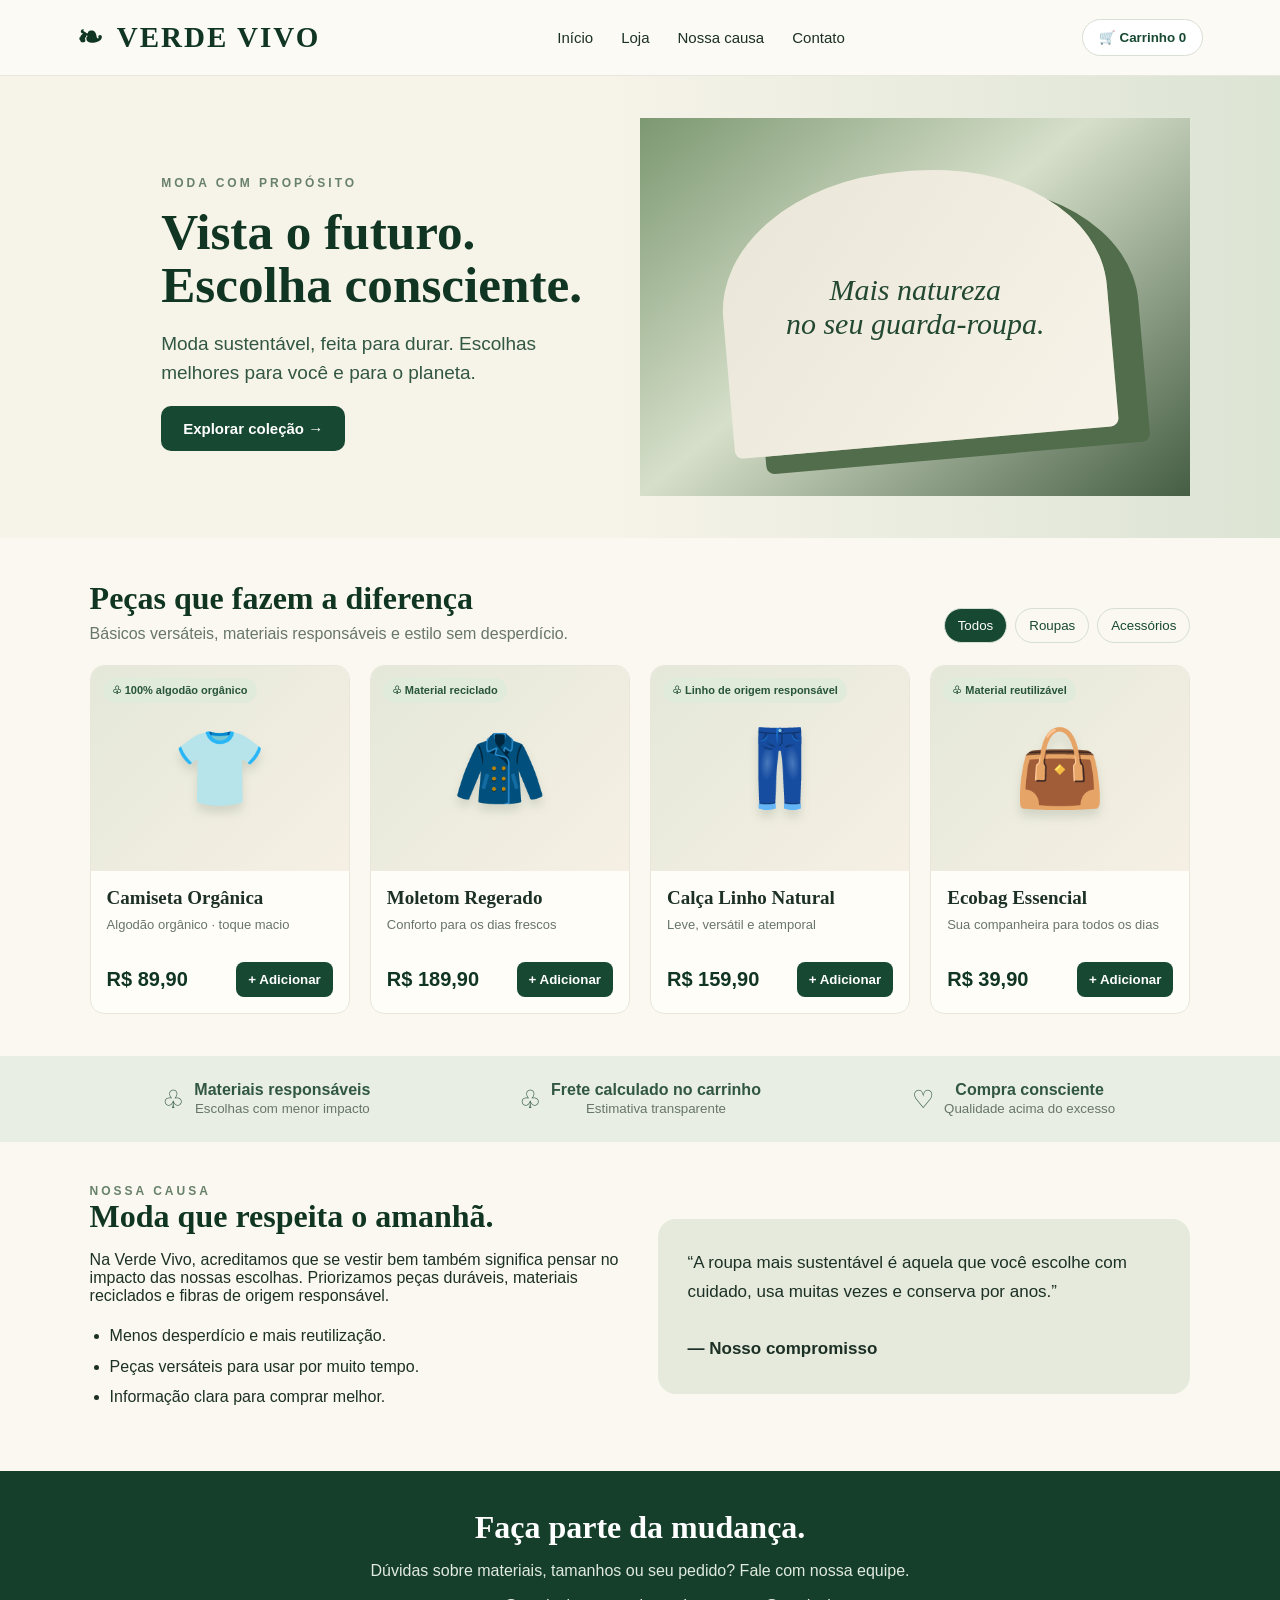
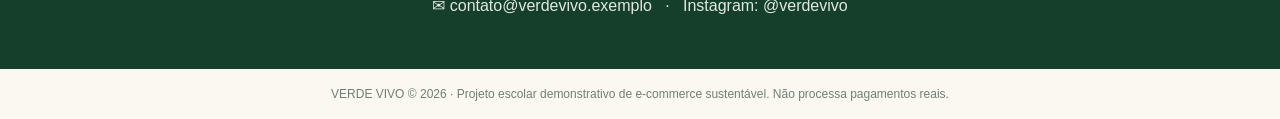
<file: index.html>
<!DOCTYPE html>
<html lang="en">
<head>
    <meta charset="UTF-8">
    <meta name="viewport" content="width=device-width, initial-scale=1.0">
    <title>Document</title>
    <link rel="stylesheet" href="style.css">
</head>
<body>
<header>
  <a class="brand" href="#inicio" style="text-decoration:none"><span class="leaf">❧</span> VERDE VIVO</a>
  <nav><a href="#inicio">Início</a><a href="#loja">Loja</a><a href="#causa">Nossa causa</a><a href="#contato">Contato</a></nav>
  <button class="cart-button" onclick="openCart()">🛒 Carrinho <span id="cartCount">0</span></button>
</header>
<main>
<section class="hero" id="inicio">
  <div class="hero-copy"><div class="eyebrow">Moda com propósito</div><h1>Vista o futuro.<br>Escolha consciente.</h1><p>Moda sustentável, feita para durar. Escolhas melhores para você e para o planeta.</p><a class="btn" href="#loja">Explorar coleção →</a></div>
  <div class="hero-art"><span>Mais natureza<br>no seu guarda-roupa.</span></div>
</section>
<section id="loja">
  <div class="section-head"><div><h2>Peças que fazem a diferença</h2><p class="sub">Básicos versáteis, materiais responsáveis e estilo sem desperdício.</p></div><div class="filters"><button class="filter active" onclick="filterProducts('Todos',this)">Todos</button><button class="filter" onclick="filterProducts('Roupas',this)">Roupas</button><button class="filter" onclick="filterProducts('Acessórios',this)">Acessórios</button></div></div>
  <div class="products" id="products"></div>
</section>
<div class="values"><div class="value"><span style="font-size:25px">♧</span><div><strong>Materiais responsáveis</strong><small>Escolhas com menor impacto</small></div></div><div class="value"><span style="font-size:25px">♧</span><div><strong>Frete calculado no carrinho</strong><small>Estimativa transparente</small></div></div><div class="value"><span style="font-size:25px">♡</span><div><strong>Compra consciente</strong><small>Qualidade acima do excesso</small></div></div></div>
<section id="causa" class="about"><div><div class="eyebrow">Nossa causa</div><h2>Moda que respeita o amanhã.</h2><p>Na Verde Vivo, acreditamos que se vestir bem também significa pensar no impacto das nossas escolhas. Priorizamos peças duráveis, materiais reciclados e fibras de origem responsável.</p><ul><li>Menos desperdício e mais reutilização.</li><li>Peças versáteis para usar por muito tempo.</li><li>Informação clara para comprar melhor.</li></ul></div><div class="about-card">“A roupa mais sustentável é aquela que você escolhe com cuidado, usa muitas vezes e conserva por anos.”<br><br><strong>— Nosso compromisso</strong></div></section>
<section id="contato" class="contact"><h2>Faça parte da mudança.</h2><p>Dúvidas sobre materiais, tamanhos ou seu pedido? Fale com nossa equipe.</p><p>✉ contato@verdevivo.exemplo &nbsp; · &nbsp; Instagram: @verdevivo</p></section>
</main>
<footer>VERDE VIVO © 2026 · Projeto escolar demonstrativo de e-commerce sustentável. Não processa pagamentos reais.</footer>
<div class="drawer-backdrop" id="backdrop" onclick="backdropClose(event)"><aside class="drawer" onclick="event.stopPropagation()"><div class="drawer-head"><h2>Seu carrinho</h2><button class="close" onclick="closeCart()">×</button></div><div id="cartLines"></div><div id="cartContent"></div><div class="checkout" id="checkout"><h3>Finalizar pedido</h3><form onsubmit="placeOrder(event)"><label>Nome completo<input required placeholder="Seu nome"></label><label>E-mail<input type="email" required placeholder="voce@email.com"></label><label>CEP<input required inputmode="numeric" maxlength="9" placeholder="00000-000" oninput="this.value=this.value.replace(/[^0-9-]/g,'')"></label><label>Forma de pagamento (simulação)<select required><option value="">Selecione</option><option>Cartão de crédito — demonstração</option><option>PIX — demonstração</option><option>Boleto — demonstração</option></select></label><button class="btn" style="width:100%" type="submit">Confirmar pedido demonstrativo</button><p class="notice">Esta é uma demonstração escolar: nenhum pagamento será cobrado nem os dados enviados para um servidor.</p></form></div></aside></div>


<script src="script.js"></script>
</html>
</file>
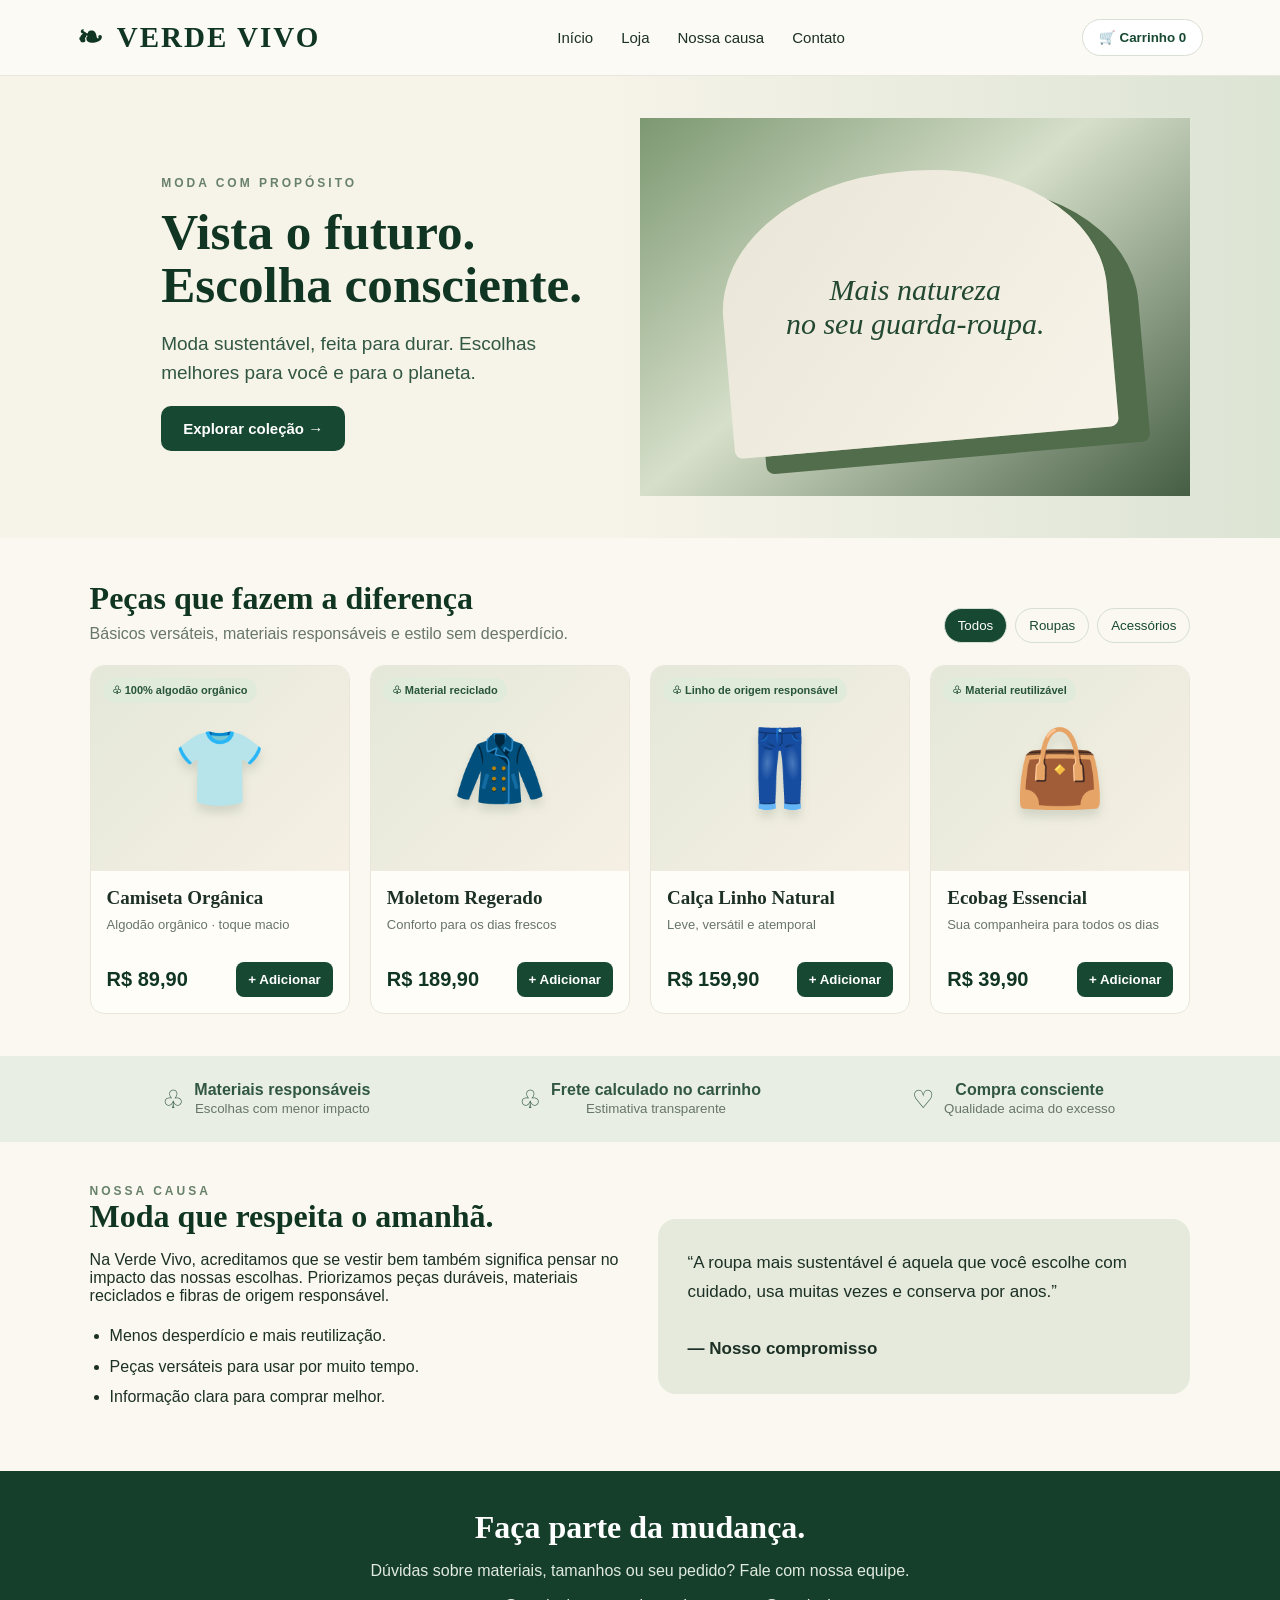
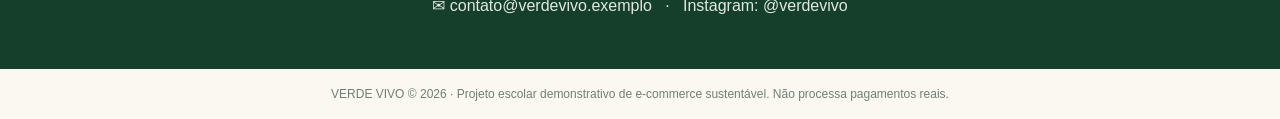
<file: verde_vivo_loja_virtual.html>
<!doctype html>
<html lang="pt-BR">
<head>
<meta charset="utf-8"><meta name="viewport" content="width=device-width,initial-scale=1">
<title>Verde Vivo | Moda Sustentável</title>
<style>
:root{--green:#174832;--deep:#103522;--sage:#e8eee3;--cream:#faf8f0;--ink:#1c3025;--muted:#68756b}
*{box-sizing:border-box}html{scroll-behavior:smooth}body{margin:0;background:var(--cream);color:var(--ink);font-family:Arial,Helvetica,sans-serif}
header{height:76px;display:flex;align-items:center;justify-content:space-between;padding:0 6%;background:#fbfaf4;position:sticky;top:0;z-index:5;border-bottom:1px solid #e9e7dd}
.brand{font-family:Georgia,serif;font-size:29px;font-weight:bold;letter-spacing:2px;color:var(--deep);display:flex;gap:12px;align-items:center}.leaf{font-size:31px}nav{display:flex;gap:28px}nav a{color:var(--ink);text-decoration:none;font-size:15px}nav a:hover{color:#54805e}.cart-button{border:1px solid #d8dfd5;background:white;color:var(--green);border-radius:30px;padding:10px 16px;cursor:pointer;font-weight:bold}
.hero{min-height:355px;display:grid;grid-template-columns:1fr 1fr;background:linear-gradient(90deg,#f6f3e9 0%,#f6f3e9 48%,#dce4d4 100%);overflow:hidden}
.hero-copy{padding:58px 10% 45px 13%;align-self:center}.eyebrow{text-transform:uppercase;letter-spacing:3px;color:#68816a;font-size:12px;font-weight:bold}.hero h1{font: bold clamp(38px,4vw,62px)/1.03 Georgia,serif;color:var(--deep);margin:16px 0}.hero p{font-size:19px;color:#315743;line-height:1.5}.btn{display:inline-block;background:var(--green);color:white;border:0;border-radius:10px;padding:14px 22px;font-size:15px;font-weight:bold;text-decoration:none;cursor:pointer}.btn:hover{background:#286443}.hero-art{min-height:355px;display:flex;align-items:center;justify-content:center;background:linear-gradient(140deg,#7c9871,#d6dfca 45%,#455e43);position:relative}.hero-art:before{content:"";position:absolute;width:70%;height:72%;border-radius:48% 48% 8px 8px;background:linear-gradient(130deg,#e9e6d8,#f7f3e8);box-shadow:30px 18px 0 #526d4b;transform:rotate(-5deg)}.hero-art span{z-index:1;font:italic 30px Georgia,serif;color:#234832;text-align:center;max-width:260px}
section{padding:42px 7%}.section-head{display:flex;justify-content:space-between;align-items:end;gap:20px;margin-bottom:22px}h2{font: bold 32px Georgia,serif;color:var(--deep);margin:0 0 8px}.sub{color:var(--muted);margin:0}.filters{display:flex;gap:8px;flex-wrap:wrap}.filter{border:1px solid #d6dfd4;background:transparent;padding:9px 13px;border-radius:20px;color:var(--green);cursor:pointer}.filter.active,.filter:hover{background:var(--green);color:white}
.products{display:grid;grid-template-columns:repeat(4,1fr);gap:20px}.product{background:#fffdf8;border:1px solid #e9e6db;border-radius:14px;overflow:hidden;transition:transform .2s,box-shadow .2s}.product:hover{transform:translateY(-4px);box-shadow:0 12px 25px #183c2512}.product-art{height:205px;display:flex;align-items:center;justify-content:center;position:relative;background:linear-gradient(135deg,#e4e8d9,#f6f0e4)}.product-art .symbol{font-size:75px;filter:drop-shadow(0 7px 5px #203b2422)}.tag{position:absolute;left:12px;top:12px;background:#e1ebdb;color:#28543b;border-radius:20px;padding:6px 9px;font-size:11px;font-weight:bold}.product-info{padding:16px}.product h3{font: bold 19px Georgia,serif;margin:0 0 7px}.desc{font-size:13px;color:var(--muted);min-height:32px;line-height:1.4}.price-row{display:flex;align-items:center;justify-content:space-between;gap:10px;margin-top:14px}.price{font-size:20px;font-weight:bold;color:var(--deep)}.add{border:0;border-radius:8px;background:var(--green);color:white;padding:10px 12px;cursor:pointer;font-weight:bold}.add:hover{background:#286443}
.values{background:var(--sage);display:grid;grid-template-columns:repeat(3,1fr);gap:20px;padding:25px 7%;text-align:center}.value{display:flex;justify-content:center;gap:10px;align-items:center;color:#315743}.value strong{display:block}.value small{color:var(--muted)}
.about{display:grid;grid-template-columns:1fr 1fr;gap:35px;align-items:center}.about-card{background:#e5eadc;border-radius:18px;padding:30px;font-size:17px;line-height:1.7}.about ul{line-height:1.9;padding-left:20px}.contact{background:#163f2b;color:white;text-align:center;padding:38px 7%}.contact h2{color:white}.contact p{color:#e0eadf}.contact a{color:white}
footer{padding:18px;text-align:center;color:#718074;font-size:12px}
.drawer-backdrop{display:none;position:fixed;inset:0;background:#0006;z-index:10}.drawer{position:absolute;right:0;top:0;height:100%;width:min(430px,100%);background:var(--cream);padding:24px;overflow:auto;box-shadow:-8px 0 30px #0002}.drawer-head{display:flex;justify-content:space-between;align-items:center}.drawer h2{font-size:27px}.close{border:0;background:transparent;font-size:28px;cursor:pointer}.cart-line{display:grid;grid-template-columns:1fr auto;gap:8px;padding:15px 0;border-bottom:1px solid #ddd}.cart-line small{display:block;color:var(--muted);margin-top:4px}.qty{display:flex;gap:7px;align-items:center}.qty button{border:1px solid #ccd6c8;background:white;border-radius:6px;padding:3px 9px;cursor:pointer}.shipping{margin:18px 0;padding:14px;background:#e9eee3;border-radius:10px}.shipping label{display:block;font-weight:bold;font-size:13px;margin-bottom:8px}.shipping input,.checkout input,.checkout select{width:100%;padding:11px;border:1px solid #d3dbd0;border-radius:8px;background:white;margin:5px 0 10px}.totals p{display:flex;justify-content:space-between}.grand{font-size:20px;font-weight:bold;border-top:1px solid #ddd;padding-top:12px}.checkout{display:none;margin-top:18px;border-top:1px solid #ddd;padding-top:16px}.checkout h3{font-family:Georgia,serif}.notice{font-size:12px;color:var(--muted);line-height:1.5}.empty{color:var(--muted);padding:30px 0;text-align:center}
@media(max-width:850px){nav{gap:12px}nav a:nth-child(3),nav a:nth-child(4){display:none}.products{grid-template-columns:repeat(2,1fr)}.hero{grid-template-columns:1fr}.hero-copy{padding:42px 8%}.hero-art{min-height:190px}.hero-art:before{height:65%;width:50%}.values{grid-template-columns:1fr}.about{grid-template-columns:1fr}}
@media(max-width:480px){header{padding:0 4%;height:65px}.brand{font-size:20px;letter-spacing:1px}.leaf{font-size:24px}.cart-button{padding:9px 11px}section{padding:32px 5%}.section-head{align-items:start;flex-direction:column}.products{gap:10px}.product-art{height:150px}.product-art .symbol{font-size:55px}.product-info{padding:11px}.product h3{font-size:16px}.price-row{align-items:start;flex-direction:column}.price{font-size:18px}.add{width:100%}.hero h1{font-size:41px}}
</style>
</head>
<body>
<header>
  <a class="brand" href="#inicio" style="text-decoration:none"><span class="leaf">❧</span> VERDE VIVO</a>
  <nav><a href="#inicio">Início</a><a href="#loja">Loja</a><a href="#causa">Nossa causa</a><a href="#contato">Contato</a></nav>
  <button class="cart-button" onclick="openCart()">🛒 Carrinho <span id="cartCount">0</span></button>
</header>
<main>
<section class="hero" id="inicio">
  <div class="hero-copy"><div class="eyebrow">Moda com propósito</div><h1>Vista o futuro.<br>Escolha consciente.</h1><p>Moda sustentável, feita para durar. Escolhas melhores para você e para o planeta.</p><a class="btn" href="#loja">Explorar coleção →</a></div>
  <div class="hero-art"><span>Mais natureza<br>no seu guarda-roupa.</span></div>
</section>
<section id="loja">
  <div class="section-head"><div><h2>Peças que fazem a diferença</h2><p class="sub">Básicos versáteis, materiais responsáveis e estilo sem desperdício.</p></div><div class="filters"><button class="filter active" onclick="filterProducts('Todos',this)">Todos</button><button class="filter" onclick="filterProducts('Roupas',this)">Roupas</button><button class="filter" onclick="filterProducts('Acessórios',this)">Acessórios</button></div></div>
  <div class="products" id="products"></div>
</section>
<div class="values"><div class="value"><span style="font-size:25px">♧</span><div><strong>Materiais responsáveis</strong><small>Escolhas com menor impacto</small></div></div><div class="value"><span style="font-size:25px">♧</span><div><strong>Frete calculado no carrinho</strong><small>Estimativa transparente</small></div></div><div class="value"><span style="font-size:25px">♡</span><div><strong>Compra consciente</strong><small>Qualidade acima do excesso</small></div></div></div>
<section id="causa" class="about"><div><div class="eyebrow">Nossa causa</div><h2>Moda que respeita o amanhã.</h2><p>Na Verde Vivo, acreditamos que se vestir bem também significa pensar no impacto das nossas escolhas. Priorizamos peças duráveis, materiais reciclados e fibras de origem responsável.</p><ul><li>Menos desperdício e mais reutilização.</li><li>Peças versáteis para usar por muito tempo.</li><li>Informação clara para comprar melhor.</li></ul></div><div class="about-card">“A roupa mais sustentável é aquela que você escolhe com cuidado, usa muitas vezes e conserva por anos.”<br><br><strong>— Nosso compromisso</strong></div></section>
<section id="contato" class="contact"><h2>Faça parte da mudança.</h2><p>Dúvidas sobre materiais, tamanhos ou seu pedido? Fale com nossa equipe.</p><p>✉ contato@verdevivo.exemplo &nbsp; · &nbsp; Instagram: @verdevivo</p></section>
</main>
<footer>VERDE VIVO © 2026 · Projeto escolar demonstrativo de e-commerce sustentável. Não processa pagamentos reais.</footer>
<div class="drawer-backdrop" id="backdrop" onclick="backdropClose(event)"><aside class="drawer" onclick="event.stopPropagation()"><div class="drawer-head"><h2>Seu carrinho</h2><button class="close" onclick="closeCart()">×</button></div><div id="cartLines"></div><div id="cartContent"></div><div class="checkout" id="checkout"><h3>Finalizar pedido</h3><form onsubmit="placeOrder(event)"><label>Nome completo<input required placeholder="Seu nome"></label><label>E-mail<input type="email" required placeholder="voce@email.com"></label><label>CEP<input required inputmode="numeric" maxlength="9" placeholder="00000-000" oninput="this.value=this.value.replace(/[^0-9-]/g,'')"></label><label>Forma de pagamento (simulação)<select required><option value="">Selecione</option><option>Cartão de crédito — demonstração</option><option>PIX — demonstração</option><option>Boleto — demonstração</option></select></label><button class="btn" style="width:100%" type="submit">Confirmar pedido demonstrativo</button><p class="notice">Esta é uma demonstração escolar: nenhum pagamento será cobrado nem os dados enviados para um servidor.</p></form></div></aside></div>
<script>
const products=[
{id:1,name:"Camiseta Orgânica",price:89.90,category:"Roupas",tag:"100% algodão orgânico",symbol:"👕",desc:"Algodão orgânico · toque macio"},
{id:2,name:"Moletom Regerado",price:189.90,category:"Roupas",tag:"Material reciclado",symbol:"🧥",desc:"Conforto para os dias frescos"},
{id:3,name:"Calça Linho Natural",price:159.90,category:"Roupas",tag:"Linho de origem responsável",symbol:"👖",desc:"Leve, versátil e atemporal"},
{id:4,name:"Ecobag Essencial",price:39.90,category:"Acessórios",tag:"Material reutilizável",symbol:"👜",desc:"Sua companheira para todos os dias"}
];
let cart={};let currentFilter="Todos";let shipping=0;
const money=n=>n.toLocaleString('pt-BR',{style:'currency',currency:'BRL'});
function renderProducts(){document.getElementById('products').innerHTML=products.filter(p=>currentFilter==="Todos"||p.category===currentFilter).map(p=>`<article class="product"><div class="product-art"><span class="tag">♧ ${p.tag}</span><span class="symbol">${p.symbol}</span></div><div class="product-info"><h3>${p.name}</h3><div class="desc">${p.desc}</div><div class="price-row"><span class="price">${money(p.price)}</span><button class="add" onclick="addToCart(${p.id})">+ Adicionar</button></div></div></article>`).join('')}
function filterProducts(category,button){currentFilter=category;document.querySelectorAll('.filter').forEach(b=>b.classList.remove('active'));button.classList.add('active');renderProducts()}
function addToCart(id){cart[id]=(cart[id]||0)+1;updateCart();const b=document.getElementById('cartCount');b.textContent=Object.values(cart).reduce((a,b)=>a+b,0)}
function changeQty(id,delta){cart[id]=(cart[id]||0)+delta;if(cart[id]<=0)delete cart[id];updateCart()}
function subtotal(){return products.reduce((sum,p)=>sum+p.price*(cart[p.id]||0),0)}
function updateCart(){document.getElementById('cartCount').textContent=Object.values(cart).reduce((a,b)=>a+b,0);const lines=document.getElementById('cartLines');const items=products.filter(p=>cart[p.id]);lines.innerHTML=items.length?items.map(p=>`<div class="cart-line"><div><strong>${p.name}</strong><small>${money(p.price)} cada</small><small>${money(p.price*cart[p.id])}</small></div><div class="qty"><button onclick="changeQty(${p.id},-1)">−</button><b>${cart[p.id]}</b><button onclick="changeQty(${p.id},1)">+</button></div></div>`).join(''):'<div class="empty">Seu carrinho está vazio.<br>Que tal escolher uma peça sustentável?</div>';
const content=document.getElementById('cartContent');if(!items.length){content.innerHTML='';document.getElementById('checkout').style.display='none';return}
content.innerHTML=`<div class="shipping"><label for="cepFrete">Calcular frete por CEP</label><input id="cepFrete" inputmode="numeric" maxlength="9" placeholder="Digite o CEP (somente números)" oninput="calcShipping(this.value)"><small id="shippingMsg">Digite um CEP para estimar o frete.</small></div><div class="totals"><p><span>Subtotal</span><strong>${money(subtotal())}</strong></p><p><span>Frete estimado</span><strong id="shippingCost">${shipping===null?'A calcular':shipping===0?'A calcular':money(shipping)}</strong></p><p class="grand"><span>Total estimado</span><strong id="grandTotal">${money(subtotal()+(shipping||0))}</strong></p></div><button class="btn" style="width:100%" onclick="showCheckout()">Continuar para checkout</button><p class="notice">Frete ilustrativo para fins escolares; o valor real depende do CEP e da transportadora.</p>`;
}
function calcShipping(v){const digits=v.replace(/\D/g,'');const msg=document.getElementById('shippingMsg');if(digits.length<8){shipping=0;msg.textContent='Digite os 8 dígitos do CEP para ver a estimativa.'}else{shipping=digits.startsWith('0')?12.90:digits.startsWith('8')?16.90:19.90;msg.textContent='Estimativa ilustrativa calculada para o CEP informado.'}document.getElementById('shippingCost').textContent=digits.length>=8?money(shipping):'A calcular';document.getElementById('grandTotal').textContent=money(subtotal()+(digits.length>=8?shipping:0))}
function openCart(){document.getElementById('backdrop').style.display='block';updateCart()}function closeCart(){document.getElementById('backdrop').style.display='none'}function backdropClose(e){if(e.target.id==='backdrop')closeCart()}
function showCheckout(){if(!Object.keys(cart).length)return;document.getElementById('checkout').style.display='block';document.getElementById('checkout').scrollIntoView({behavior:'smooth',block:'start'})}
function placeOrder(e){e.preventDefault();const code='VV-'+Math.random().toString(36).slice(2,8).toUpperCase();alert('Pedido demonstrativo criado!\\nCódigo: '+code+'\\nTotal estimado: '+money(subtotal()+(shipping||0))+'\\n\\nNenhum pagamento foi realizado.');cart={};shipping=0;updateCart();closeCart();document.getElementById('checkout').style.display='none'}
renderProducts();updateCart();
</script>
</body></html>
</file>
<file: style.css>
:root{--green:#174832;--deep:#103522;--sage:#e8eee3;--cream:#faf8f0;--ink:#1c3025;--muted:#68756b}
*{box-sizing:border-box}html{scroll-behavior:smooth}body{margin:0;background:var(--cream);color:var(--ink);font-family:Arial,Helvetica,sans-serif}
header{height:76px;display:flex;align-items:center;justify-content:space-between;padding:0 6%;background:#fbfaf4;position:sticky;top:0;z-index:5;border-bottom:1px solid #e9e7dd}
.brand{font-family:Georgia,serif;font-size:29px;font-weight:bold;letter-spacing:2px;color:var(--deep);display:flex;gap:12px;align-items:center}.leaf{font-size:31px}nav{display:flex;gap:28px}nav a{color:var(--ink);text-decoration:none;font-size:15px}nav a:hover{color:#54805e}.cart-button{border:1px solid #d8dfd5;background:white;color:var(--green);border-radius:30px;padding:10px 16px;cursor:pointer;font-weight:bold}
.hero{min-height:355px;display:grid;grid-template-columns:1fr 1fr;background:linear-gradient(90deg,#f6f3e9 0%,#f6f3e9 48%,#dce4d4 100%);overflow:hidden}
.hero-copy{padding:58px 10% 45px 13%;align-self:center}.eyebrow{text-transform:uppercase;letter-spacing:3px;color:#68816a;font-size:12px;font-weight:bold}.hero h1{font: bold clamp(38px,4vw,62px)/1.03 Georgia,serif;color:var(--deep);margin:16px 0}.hero p{font-size:19px;color:#315743;line-height:1.5}.btn{display:inline-block;background:var(--green);color:white;border:0;border-radius:10px;padding:14px 22px;font-size:15px;font-weight:bold;text-decoration:none;cursor:pointer}.btn:hover{background:#286443}.hero-art{min-height:355px;display:flex;align-items:center;justify-content:center;background:linear-gradient(140deg,#7c9871,#d6dfca 45%,#455e43);position:relative}.hero-art:before{content:"";position:absolute;width:70%;height:72%;border-radius:48% 48% 8px 8px;background:linear-gradient(130deg,#e9e6d8,#f7f3e8);box-shadow:30px 18px 0 #526d4b;transform:rotate(-5deg)}.hero-art span{z-index:1;font:italic 30px Georgia,serif;color:#234832;text-align:center;max-width:260px}
section{padding:42px 7%}.section-head{display:flex;justify-content:space-between;align-items:end;gap:20px;margin-bottom:22px}h2{font: bold 32px Georgia,serif;color:var(--deep);margin:0 0 8px}.sub{color:var(--muted);margin:0}.filters{display:flex;gap:8px;flex-wrap:wrap}.filter{border:1px solid #d6dfd4;background:transparent;padding:9px 13px;border-radius:20px;color:var(--green);cursor:pointer}.filter.active,.filter:hover{background:var(--green);color:white}
.products{display:grid;grid-template-columns:repeat(4,1fr);gap:20px}.product{background:#fffdf8;border:1px solid #e9e6db;border-radius:14px;overflow:hidden;transition:transform .2s,box-shadow .2s}.product:hover{transform:translateY(-4px);box-shadow:0 12px 25px #183c2512}.product-art{height:205px;display:flex;align-items:center;justify-content:center;position:relative;background:linear-gradient(135deg,#e4e8d9,#f6f0e4)}.product-art .symbol{font-size:75px;filter:drop-shadow(0 7px 5px #203b2422)}.tag{position:absolute;left:12px;top:12px;background:#e1ebdb;color:#28543b;border-radius:20px;padding:6px 9px;font-size:11px;font-weight:bold}.product-info{padding:16px}.product h3{font: bold 19px Georgia,serif;margin:0 0 7px}.desc{font-size:13px;color:var(--muted);min-height:32px;line-height:1.4}.price-row{display:flex;align-items:center;justify-content:space-between;gap:10px;margin-top:14px}.price{font-size:20px;font-weight:bold;color:var(--deep)}.add{border:0;border-radius:8px;background:var(--green);color:white;padding:10px 12px;cursor:pointer;font-weight:bold}.add:hover{background:#286443}
.values{background:var(--sage);display:grid;grid-template-columns:repeat(3,1fr);gap:20px;padding:25px 7%;text-align:center}.value{display:flex;justify-content:center;gap:10px;align-items:center;color:#315743}.value strong{display:block}.value small{color:var(--muted)}
.about{display:grid;grid-template-columns:1fr 1fr;gap:35px;align-items:center}.about-card{background:#e5eadc;border-radius:18px;padding:30px;font-size:17px;line-height:1.7}.about ul{line-height:1.9;padding-left:20px}.contact{background:#163f2b;color:white;text-align:center;padding:38px 7%}.contact h2{color:white}.contact p{color:#e0eadf}.contact a{color:white}
footer{padding:18px;text-align:center;color:#718074;font-size:12px}
.drawer-backdrop{display:none;position:fixed;inset:0;background:#0006;z-index:10}.drawer{position:absolute;right:0;top:0;height:100%;width:min(430px,100%);background:var(--cream);padding:24px;overflow:auto;box-shadow:-8px 0 30px #0002}.drawer-head{display:flex;justify-content:space-between;align-items:center}.drawer h2{font-size:27px}.close{border:0;background:transparent;font-size:28px;cursor:pointer}.cart-line{display:grid;grid-template-columns:1fr auto;gap:8px;padding:15px 0;border-bottom:1px solid #ddd}.cart-line small{display:block;color:var(--muted);margin-top:4px}.qty{display:flex;gap:7px;align-items:center}.qty button{border:1px solid #ccd6c8;background:white;border-radius:6px;padding:3px 9px;cursor:pointer}.shipping{margin:18px 0;padding:14px;background:#e9eee3;border-radius:10px}.shipping label{display:block;font-weight:bold;font-size:13px;margin-bottom:8px}.shipping input,.checkout input,.checkout select{width:100%;padding:11px;border:1px solid #d3dbd0;border-radius:8px;background:white;margin:5px 0 10px}.totals p{display:flex;justify-content:space-between}.grand{font-size:20px;font-weight:bold;border-top:1px solid #ddd;padding-top:12px}.checkout{display:none;margin-top:18px;border-top:1px solid #ddd;padding-top:16px}.checkout h3{font-family:Georgia,serif}.notice{font-size:12px;color:var(--muted);line-height:1.5}.empty{color:var(--muted);padding:30px 0;text-align:center}
@media(max-width:850px){nav{gap:12px}nav a:nth-child(3),nav a:nth-child(4){display:none}.products{grid-template-columns:repeat(2,1fr)}.hero{grid-template-columns:1fr}.hero-copy{padding:42px 8%}.hero-art{min-height:190px}.hero-art:before{height:65%;width:50%}.values{grid-template-columns:1fr}.about{grid-template-columns:1fr}}
@media(max-width:480px){header{padding:0 4%;height:65px}.brand{font-size:20px;letter-spacing:1px}.leaf{font-size:24px}.cart-button{padding:9px 11px}section{padding:32px 5%}.section-head{align-items:start;flex-direction:column}.products{gap:10px}.product-art{height:150px}.product-art .symbol{font-size:55px}.product-info{padding:11px}.product h3{font-size:16px}.price-row{align-items:start;flex-direction:column}.price{font-size:18px}.add{width:100%}.hero h1{font-size:41px}}
</file>
